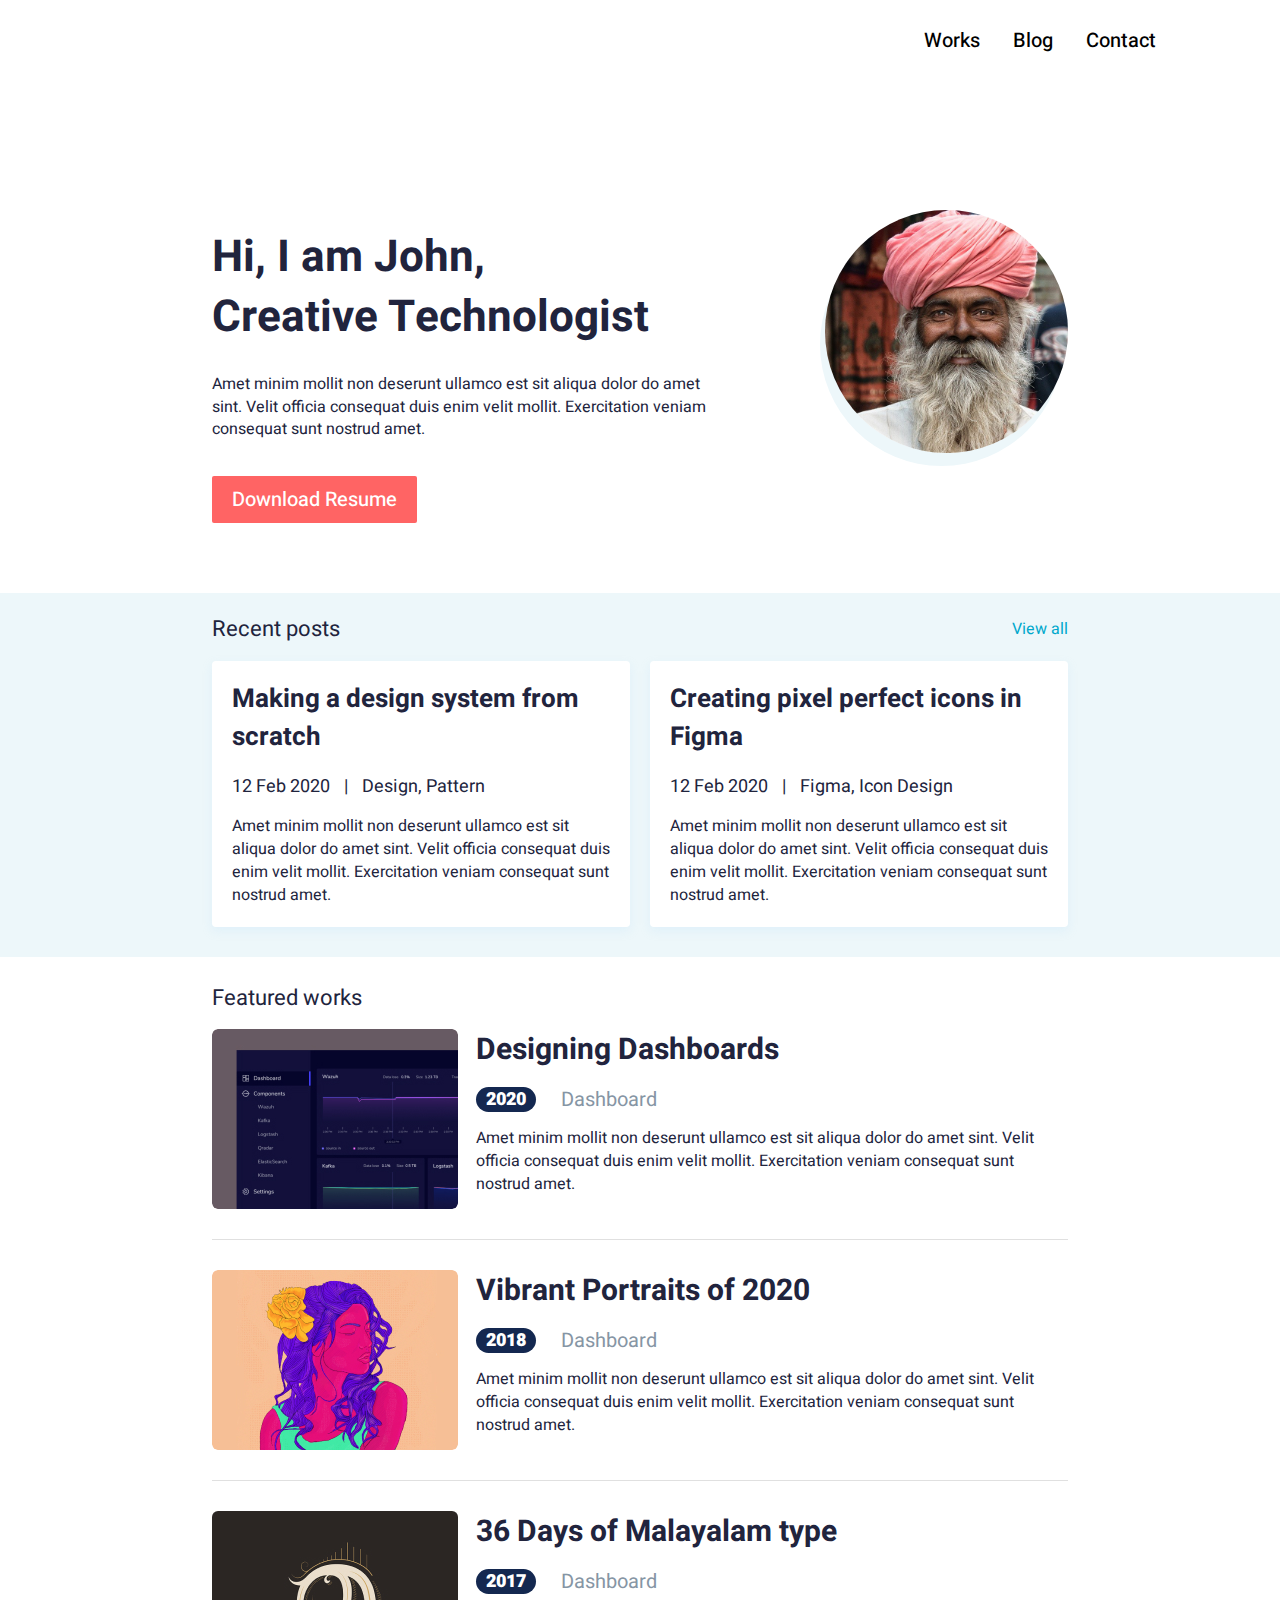
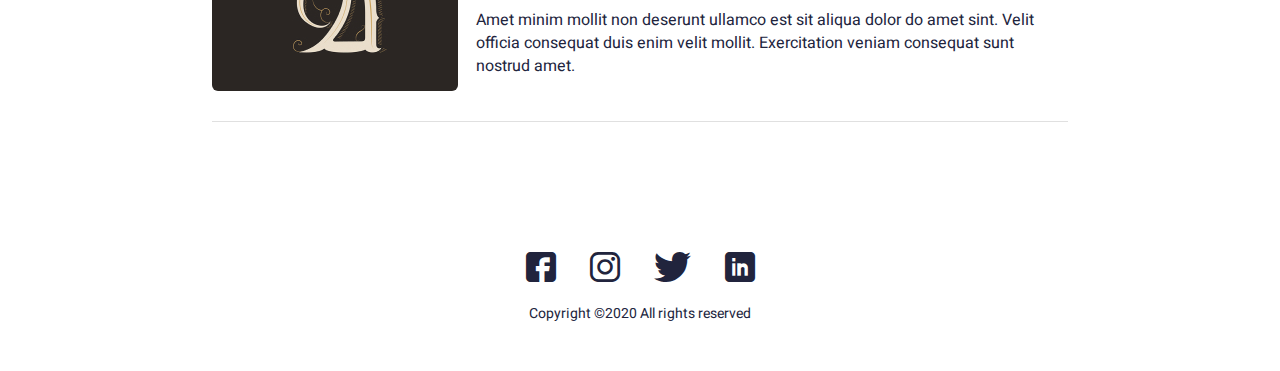
<file: index.html>
<!DOCTYPE html>
<html lang="ru">
    <head>
        <title>HomePage</title>
        <meta charset="UTF-8" />
        <meta name="format-detection" content="telephone=no" />
        <link rel="stylesheet" href="css/style.min.css" />
        <link rel="shortcut icon" href="favicon.ico" />
        <!-- <meta name="robots" content="noindex, nofollow"> -->
        <!-- <meta name="viewport" content="width=device-width, initial-scale=1.0, maximum-scale=1.0, user-scalable=0"> -->
        <meta name="viewport" content="width=device-width, initial-scale=1.0" />
    </head>
    <body>
        <div class="wrapper">
            <header class="header">
                <div class="header__content">
                    <div class="header__menu menu">
                        <div class="menu__icon icon-menu">
                            <span></span>
                            <span></span>
                            <span></span>
                        </div>
                        <nav class="menu__body">
                            <ul class="menu__list">
                                <li><a href="works.html" class="menu__link">Works</a></li>
                                <li><a href="blog.html" class="menu__link">Blog</a></li>
                                <li><a href="" class="menu__link">Contact</a></li>
                            </ul>
                        </nav>
                    </div>
                </div>
            </header>
            <main class="page">
                <section class="hello">
                    <div class="hello__container _container">
                        <div class="hello__content">
                            <h1 class="hello__title title">Hi, I am John,<br />Creative Technologist</h1>
                            <div class="hello__text text">
                                Amet minim mollit non deserunt ullamco est sit aliqua dolor do amet sint. Velit officia
                                consequat duis enim velit mollit. Exercitation veniam consequat sunt nostrud amet.
                            </div>
                            <a href="" class="hello__btn btn">Download Resume</a>
                        </div>
                        <img class="hello__avatar" src="img/avatar.jpg" alt="" />
                    </div>
                </section>
                <section class="recent-posts">
                    <div class="recent-posts__container _container">
                        <div class="recent-posts__header">
                            <div class="recent-posts__title title-posts">Recent posts</div>
                            <a href="" class="recent-posts__view-all">View all</a>
                        </div>
                        <div class="recent-posts__items">
                            <div class="recent-posts__column">
                                <article class="recent-posts__item recent-post">
                                    <a href="" class="recent-post__title">Making a design system from scratch</a>
                                    <div class="recent-post__info">12 Feb 2020 <span>|</span> Design, Pattern</div>
                                    <div class="recent-post__text text">
                                        Amet minim mollit non deserunt ullamco est sit aliqua dolor do amet sint. Velit
                                        officia consequat duis enim velit mollit. Exercitation veniam consequat sunt
                                        nostrud amet.
                                    </div>
                                </article>
                            </div>
                            <div class="recent-posts__column">
                                <article class="recent-posts__item recent-post">
                                    <a href="" class="recent-post__title">Creating pixel perfect icons in Figma</a>
                                    <div class="recent-post__info">12 Feb 2020 <span>|</span> Figma, Icon Design</div>
                                    <div class="recent-post__text text">
                                        Amet minim mollit non deserunt ullamco est sit aliqua dolor do amet sint. Velit
                                        officia consequat duis enim velit mollit. Exercitation veniam consequat sunt
                                        nostrud amet.
                                    </div>
                                </article>
                            </div>
                        </div>
                    </div>
                </section>
                <section class="featured-works">
                    <div class="featured-works__container _container">
                        <div class="featured-works__title title-posts">Featured works</div>
                        <div class="featured-works__items works">
                            <article class="works__item">
                                <a href="article.html" class="works__image _ibg">
                                    <img src="img/works/01.jpg" alt="Work #1" />
                                </a>
                                <div class="works__body">
                                    <a href="article.html" class="works__title">Designing Dashboards</a>
                                    <div class="works__info">
                                        <div class="works__year">2020</div>
                                        <div class="works__category">Dashboard</div>
                                    </div>
                                    <div class="works__text text">
                                        Amet minim mollit non deserunt ullamco est sit aliqua dolor do amet sint. Velit
                                        officia consequat duis enim velit mollit. Exercitation veniam consequat sunt
                                        nostrud amet.
                                    </div>
                                </div>
                            </article>
                            <article class="works__item">
                                <a href="" class="works__image _ibg">
                                    <img src="img/works/02.jpg" alt="Work #1" />
                                </a>
                                <div class="works__body">
                                    <a href="" class="works__title">Vibrant Portraits of 2020</a>
                                    <div class="works__info">
                                        <div class="works__year">2018</div>
                                        <div class="works__category">Dashboard</div>
                                    </div>
                                    <div class="works__text text">
                                        Amet minim mollit non deserunt ullamco est sit aliqua dolor do amet sint. Velit
                                        officia consequat duis enim velit mollit. Exercitation veniam consequat sunt
                                        nostrud amet.
                                    </div>
                                </div>
                            </article>
                            <article class="works__item">
                                <a href="" class="works__image _ibg">
                                    <img src="img/works/03.jpg" alt="Work #1" />
                                </a>
                                <div class="works__body">
                                    <a href="" class="works__title">36 Days of Malayalam type</a>
                                    <div class="works__info">
                                        <div class="works__year">2017</div>
                                        <div class="works__category">Dashboard</div>
                                    </div>
                                    <div class="works__text text">
                                        Amet minim mollit non deserunt ullamco est sit aliqua dolor do amet sint. Velit
                                        officia consequat duis enim velit mollit. Exercitation veniam consequat sunt
                                        nostrud amet.
                                    </div>
                                </div>
                            </article>
                        </div>
                    </div>
                </section>
            </main>
            <footer class="footer">
                <div class="footer__content _container">
                    <div class="footer__social social">
                        <a href="" class="social__item _icon-fb"></a>
                        <a href="" class="social__item _icon-insta"></a>
                        <a href="" class="social__item _icon-twitter"></a>
                        <a href="" class="social__item _icon-linkedin"></a>
                    </div>
                    <div class="footer__copy">Copyright ©2020 All rights reserved</div>
                </div>
            </footer>
        </div>
        <script src="js/vendors.min.js"></script>
        <script src="js/app.min.js"></script>
    </body>
</html>
</file>
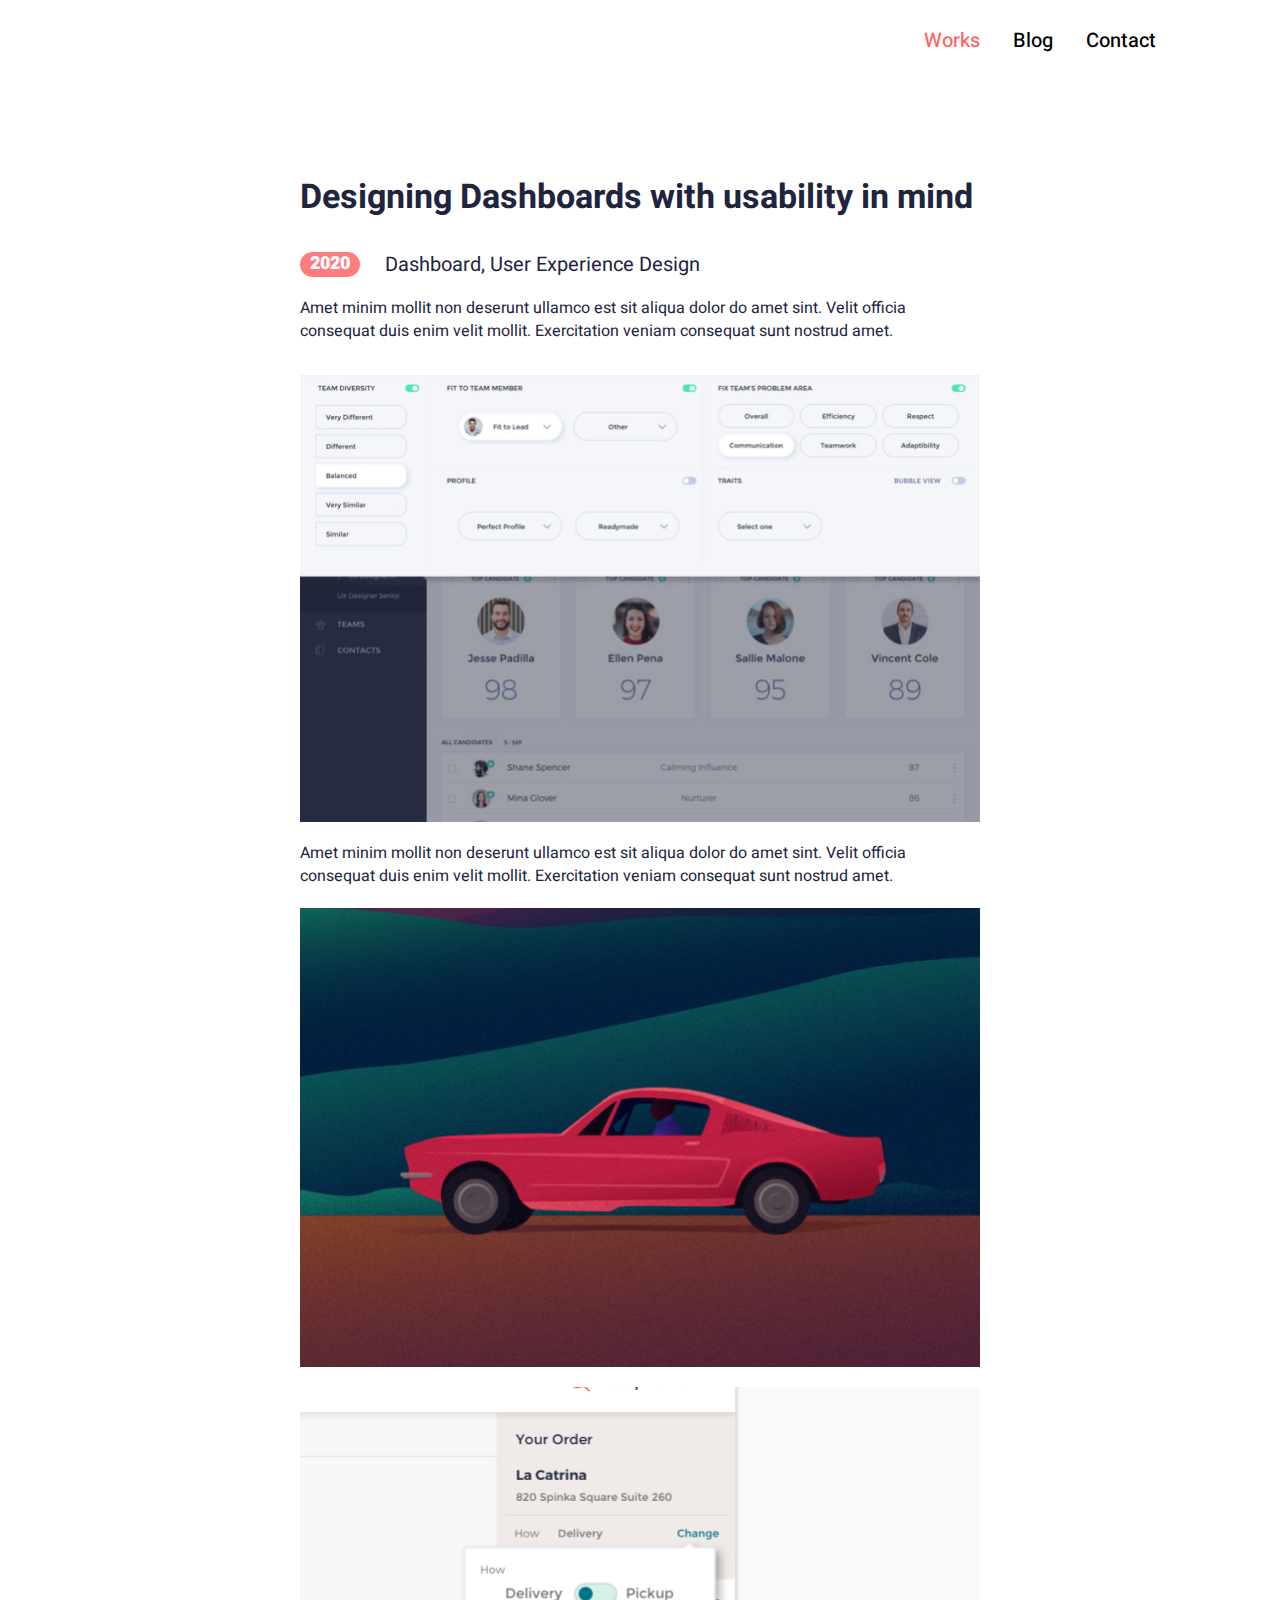
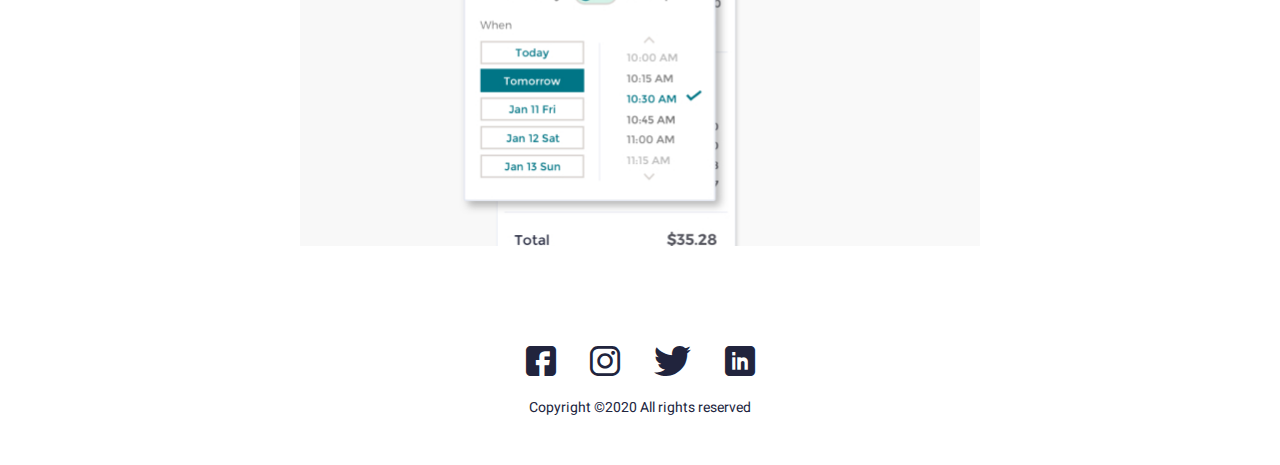
<file: article.html>
<!DOCTYPE html>
<html lang="ru">
    <head>
        <title>Article</title>
        <meta charset="UTF-8" />
        <meta name="format-detection" content="telephone=no" />
        <link rel="stylesheet" href="css/style.min.css" />
        <link rel="shortcut icon" href="favicon.ico" />
        <!-- <meta name="robots" content="noindex, nofollow"> -->
        <!-- <meta name="viewport" content="width=device-width, initial-scale=1.0, maximum-scale=1.0, user-scalable=0"> -->
        <meta name="viewport" content="width=device-width, initial-scale=1.0" />
    </head>
    <body>
        <div class="wrapper">
            <header class="header">
                <div class="header__content">
                    <div class="header__menu menu">
                        <div class="menu__icon icon-menu">
                            <span></span>
                            <span></span>
                            <span></span>
                        </div>
                        <nav class="menu__body">
                            <ul class="menu__list">
                                <li><a href="" class="menu__link _active">Works</a></li>
                                <li><a href="" class="menu__link">Blog</a></li>
                                <li><a href="" class="menu__link">Contact</a></li>
                            </ul>
                        </nav>
                    </div>
                </div>
            </header>
            <main class="page">
                <div class="article">
                    <h1 class="article__title">Designing Dashboards with usability in mind</h1>
                    <div class="article__info">
                        <div class="article__year">2020</div>
                        <div class="article__category">Dashboard, User Experience Design</div>
                    </div>
                    <div class="article__text">
                        <p>
                            Amet minim mollit non deserunt ullamco est sit aliqua dolor do amet sint. Velit officia
                            consequat duis enim velit mollit. Exercitation veniam consequat sunt nostrud amet.
                        </p>
                        <img src="img/article/01.jpg" alt="" />
                        <p>
                            Amet minim mollit non deserunt ullamco est sit aliqua dolor do amet sint. Velit officia
                            consequat duis enim velit mollit. Exercitation veniam consequat sunt nostrud amet.
                        </p>
                        <img src="img/article/02.jpg" alt="" />
                        <img src="img/article/03.jpg" alt="" />
                    </div>
                </div>
            </main>
            <footer class="footer">
                <div class="footer__content _container">
                    <div class="footer__social social">
                        <a href="" class="social__item _icon-fb"></a>
                        <a href="" class="social__item _icon-insta"></a>
                        <a href="" class="social__item _icon-twitter"></a>
                        <a href="" class="social__item _icon-linkedin"></a>
                    </div>
                    <div class="footer__copy">Copyright ©2020 All rights reserved</div>
                </div>
            </footer>
        </div>
        <script src="js/vendors.min.js"></script>
        <script src="js/app.min.js"></script>
    </body>
</html>
</file>
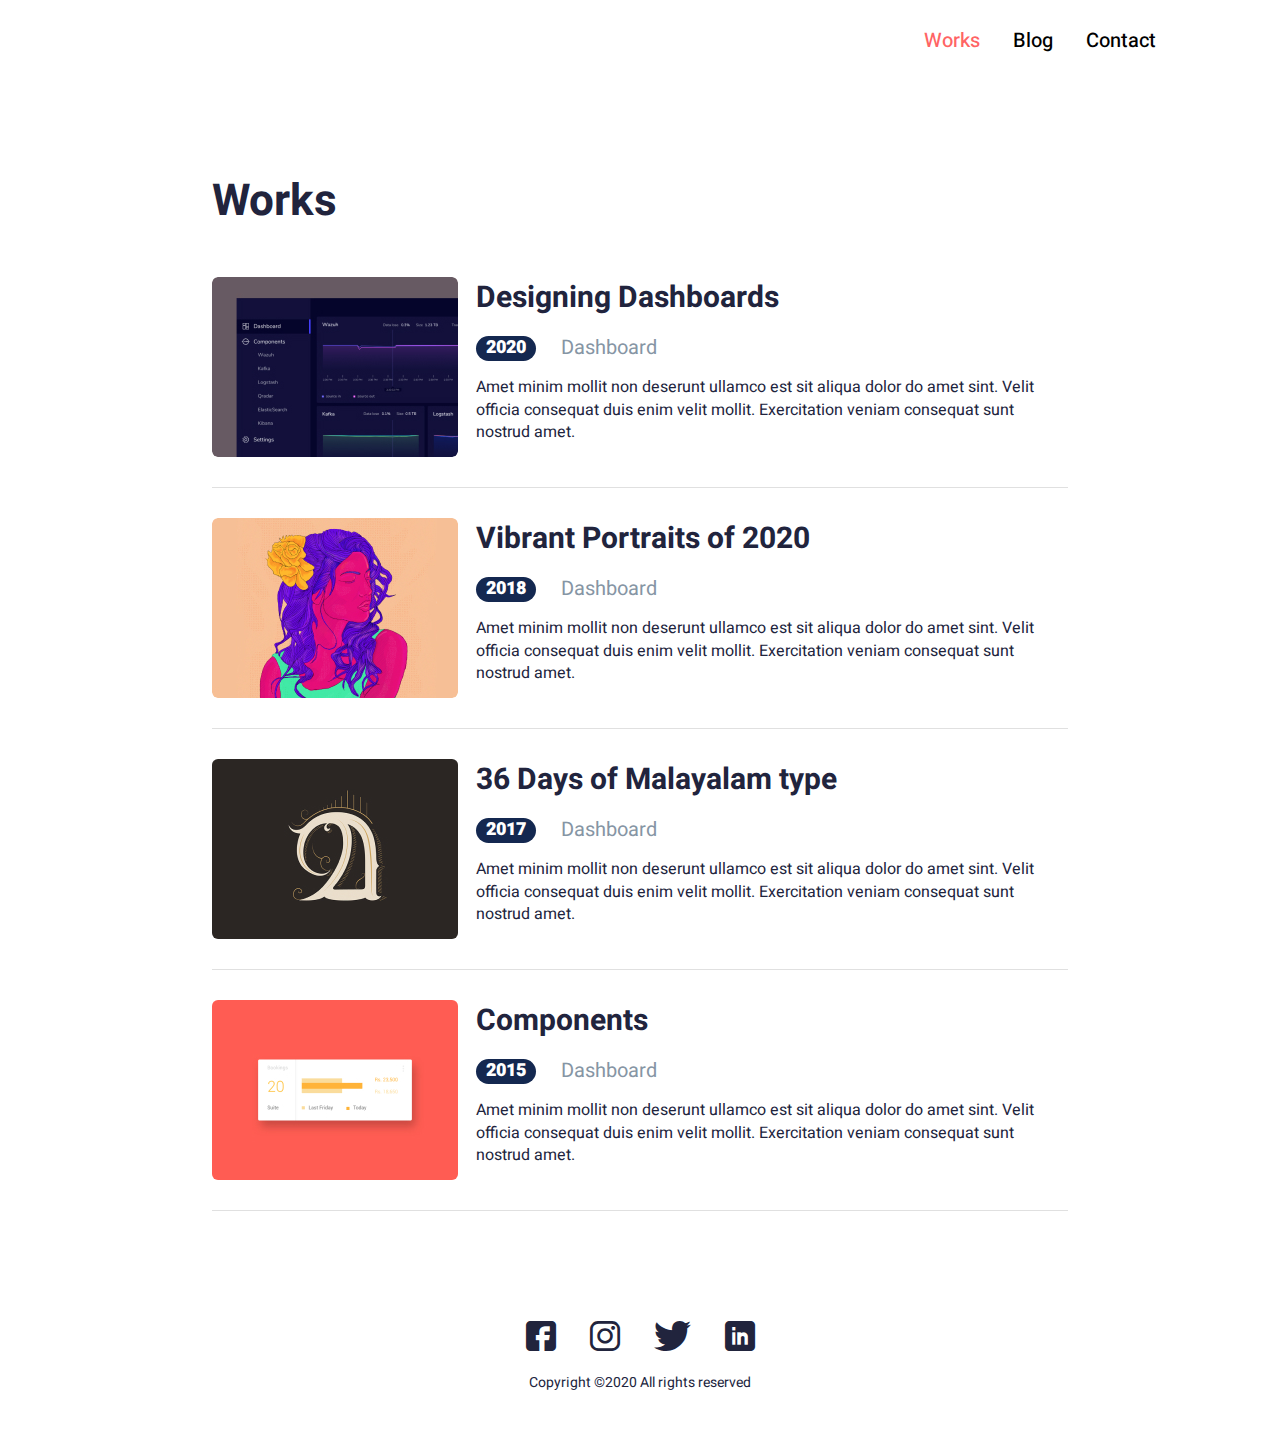
<file: works.html>
<!DOCTYPE html>
<html lang="ru">
    <head>
        <title>Works</title>
        <meta charset="UTF-8" />
        <meta name="format-detection" content="telephone=no" />
        <link rel="stylesheet" href="css/style.min.css" />
        <link rel="shortcut icon" href="favicon.ico" />
        <!-- <meta name="robots" content="noindex, nofollow"> -->
        <!-- <meta name="viewport" content="width=device-width, initial-scale=1.0, maximum-scale=1.0, user-scalable=0"> -->
        <meta name="viewport" content="width=device-width, initial-scale=1.0" />
    </head>
    <body>
        <div class="wrapper">
            <header class="header">
                <div class="header__content">
                    <div class="header__menu menu">
                        <div class="menu__icon icon-menu">
                            <span></span>
                            <span></span>
                            <span></span>
                        </div>
                        <nav class="menu__body">
                            <ul class="menu__list">
                                <li><a href="works.html" class="menu__link _active">Works</a></li>
                                <li><a href="blog.html" class="menu__link">Blog</a></li>
                                <li><a href="" class="menu__link">Contact</a></li>
                            </ul>
                        </nav>
                    </div>
                </div>
            </header>
            <main class="page">
                <div class="works page__container _container">
                    <h1 class="works__main-title title">Works</h1>
                    <div class="works__items">
                        <article class="works__item">
                            <a href="" class="works__image _ibg">
                                <img src="img/works/01.jpg" alt="Work #1" />
                            </a>
                            <div class="works__body">
                                <a href="article.html" class="works__title">Designing Dashboards</a>
                                <div class="works__info">
                                    <div class="works__year">2020</div>
                                    <div class="works__category">Dashboard</div>
                                </div>
                                <div class="works__text text">
                                    Amet minim mollit non deserunt ullamco est sit aliqua dolor do amet sint. Velit
                                    officia consequat duis enim velit mollit. Exercitation veniam consequat sunt nostrud
                                    amet.
                                </div>
                            </div>
                        </article>
                        <article class="works__item">
                            <a href="" class="works__image _ibg">
                                <img src="img/works/02.jpg" alt="Work #1" />
                            </a>
                            <div class="works__body">
                                <a href="" class="works__title">Vibrant Portraits of 2020</a>
                                <div class="works__info">
                                    <div class="works__year">2018</div>
                                    <div class="works__category">Dashboard</div>
                                </div>
                                <div class="works__text text">
                                    Amet minim mollit non deserunt ullamco est sit aliqua dolor do amet sint. Velit
                                    officia consequat duis enim velit mollit. Exercitation veniam consequat sunt nostrud
                                    amet.
                                </div>
                            </div>
                        </article>
                        <article class="works__item">
                            <a href="" class="works__image _ibg">
                                <img src="img/works/03.jpg" alt="Work #1" />
                            </a>
                            <div class="works__body">
                                <a href="" class="works__title">36 Days of Malayalam type</a>
                                <div class="works__info">
                                    <div class="works__year">2017</div>
                                    <div class="works__category">Dashboard</div>
                                </div>
                                <div class="works__text text">
                                    Amet minim mollit non deserunt ullamco est sit aliqua dolor do amet sint. Velit
                                    officia consequat duis enim velit mollit. Exercitation veniam consequat sunt nostrud
                                    amet.
                                </div>
                            </div>
                        </article>
                        <article class="works__item">
                            <a href="" class="works__image _ibg">
                                <img src="img/works/04.jpg" alt="Work #1" />
                            </a>
                            <div class="works__body">
                                <a href="" class="works__title">Components</a>
                                <div class="works__info">
                                    <div class="works__year">2015</div>
                                    <div class="works__category">Dashboard</div>
                                </div>
                                <div class="works__text text">
                                    Amet minim mollit non deserunt ullamco est sit aliqua dolor do amet sint. Velit
                                    officia consequat duis enim velit mollit. Exercitation veniam consequat sunt nostrud
                                    amet.
                                </div>
                            </div>
                        </article>
                    </div>
                </div>
            </main>
            <footer class="footer">
                <div class="footer__content _container">
                    <div class="footer__social social">
                        <a href="" class="social__item _icon-fb"></a>
                        <a href="" class="social__item _icon-insta"></a>
                        <a href="" class="social__item _icon-twitter"></a>
                        <a href="" class="social__item _icon-linkedin"></a>
                    </div>
                    <div class="footer__copy">Copyright ©2020 All rights reserved</div>
                </div>
            </footer>
        </div>
        <script src="js/vendors.min.js"></script>
        <script src="js/app.min.js"></script>
    </body>
</html>
</file>
<file: css/style.min.css>
@charset "UTF-8";
@import url("https://fonts.googleapis.com/css?family=Heebo:regular,500,700,900&display=swap");
@font-face {
  font-family: "icons";
  font-display: swap;
  src: url("../fonts/icons.woff") format("woff"), url("../fonts/icons.woff2") format("woff2");
  font-weight: 400;
  font-style: normal;
}
@font-face {
  font-family: "icons";
  font-display: swap;
  src: url("../fonts/icons.woff") format("woff"), url("../fonts/icons.woff2#icons") format("woff2");
  font-weight: normal;
  font-style: normal;
  font-display: block;
}
[class^=_icon-]:before,
[class*=" _icon-"]:before {
  font-family: "icons";
  font-style: normal;
  font-weight: normal;
  font-variant: normal;
  text-transform: none;
  line-height: 1;
  -webkit-font-smoothing: antialiased;
  -moz-osx-font-smoothing: grayscale;
}

[class^=_icon-]:before,
[class*=" _icon-"]:before {
  display: block;
}

._icon-fb:before {
  content: "";
}

._icon-insta:before {
  content: "";
}

._icon-linkedin:before {
  content: "";
}

._icon-twitter:before {
  content: "";
}

* {
  padding: 0px;
  margin: 0px;
  border: 0px;
}

*,
*:before,
*:after {
  -moz-box-sizing: border-box;
  -webkit-box-sizing: border-box;
  box-sizing: border-box;
}

:focus,
:active {
  outline: none;
}

a:focus,
a:active {
  outline: none;
}

aside,
nav,
footer,
header,
section {
  display: block;
}

html,
body {
  height: 100%;
  min-width: 320px;
}

body {
  line-height: 1;
  font-family: "Heebo";
  -ms-text-size-adjust: 100%;
  -moz-text-size-adjust: 100%;
  -webkit-text-size-adjust: 100%;
}

input,
button,
textarea {
  font-family: "Heebo";
}

input::-ms-clear {
  display: none;
}

button {
  cursor: pointer;
}

button::-moz-focus-inner {
  padding: 0;
  border: 0;
}

a,
a:visited {
  text-decoration: none;
}

a:hover {
  text-decoration: none;
}

ul li {
  list-style: none;
}

img {
  vertical-align: top;
}

h1,
h2,
h3,
h4,
h5,
h6 {
  font-weight: inherit;
  font-size: inherit;
}

body {
  color: #21243d;
  font-size: 14px;
}
body._lock {
  overflow: hidden;
}

.wrapper {
  width: 100%;
  min-height: 100%;
  overflow: hidden;
  display: flex;
  flex-direction: column;
}
._container {
  max-width: 856px;
  margin: 0 auto;
}
@media (max-width: 868px) {
  ._container {
    max-width: 750px;
  }
}
@media (max-width: 991.98px) {
  ._container {
    max-width: none;
    padding: 0 10px;
  }
}

.btn {
  background-color: #ff6464;
  border-radius: 2px;
  font-weight: 500;
  font-size: 20px;
  color: #fff;
  line-height: 145%;
  height: 47px;
  display: inline-flex;
  align-items: center;
  justify-content: center;
  text-align: center;
  padding: 0px 20px;
  transition: background-color 0.3s ease 0s;
}
@media (min-width: 992px) {
  .btn:hover {
    background-color: #bb4949;
  }
}
.btn._fw {
  width: 100%;
}

.select {
  position: relative;
}
.select__item {
  position: relative;
}
.select__title {
  color: #000;
  border: 1px solid #d9d9d9;
  background-color: #fff;
  cursor: pointer;
  border-radius: 4px;
}
@media (max-width: 991.98px) {
  .select__title {
    font-size: 18px;
  }
}
.select__value {
  display: flex;
  font-size: 14px;
  height: 30px;
  padding: 0px 15px;
  align-items: center;
  justify-content: space-between;
  flex-direction: row-reverse;
}
.select__value span {
  height: 1em;
  overflow: hidden;
  display: -webkit-box;
  -webkit-line-clamp: 1;
  -webkit-box-orient: vertical;
}
.select__value:before {
  content: "";
  display: inline-block;
  transition: all 0.3s ease 0s;
  width: 11px;
  height: 7px;
  background: url("../img/icons/select.svg") center/100% no-repeat;
}
.select__input {
  width: 100%;
  background-color: transparent;
  height: 100%;
}
.select__options {
  color: #000;
  display: none;
  position: absolute;
  top: 29px;
  border-radius: 0 0 4px 4px;
  min-width: 100%;
  left: 0;
  background-color: #fff;
  border-top: 0;
  border: 1px solid #d9d9d9;
  border-top: 0;
  font-size: 14px;
  padding: 10px 0px 5px 0px;
}
@media (max-width: 991.98px) {
  .select__options {
    font-size: 18px;
  }
}
.select__option {
  cursor: pointer;
  padding: 5px 15px;
  margin: 0px 0px 0px 0px;
}
@media (min-width: 992px) {
  .select__option:hover {
    background: #d9d9d9;
  }
}
.select._active {
  z-index: 5;
}
.select._active .select__value:before {
  transform: rotate(-180deg);
}
.select._active .select__options {
  display: block;
}

input[type=text],
input[type=email],
input[type=tel],
textarea {
  -webkit-appearance: none;
  -moz-appearance: none;
  appearance: none;
}

.input {
  border-radius: 0 !important;
  width: 100%;
  display: block;
  padding: 0px 20px;
}
textarea.input {
  resize: none;
  padding: 0px 0px;
}

.checkbox {
  position: relative;
}
.checkbox__input {
  position: absolute;
  width: 0;
  height: 0;
  opacity: 0;
  visibility: hidden;
}
.checkbox__input:checked + .checkbox__text:before {
  background: #fff url("../img/icons/check.svg") center no-repeat;
}
.checkbox__text {
  display: inline-flex;
  align-items: center;
  position: relative;
  font-size: 16px;
  color: #ffffff;
  letter-spacing: -0.3px;
  line-height: calc(20 / 16);
  cursor: pointer;
}
.checkbox__text:before {
  content: "";
  align-self: flex-start;
  margin: 0px 14px 0px 0px;
  flex: 0 0 20px;
  left: 0;
  top: 0;
  width: 20px;
  height: 18px;
  background: #fff;
  border: 1px solid #a7a9ac;
}
.checkbox a {
  color: #fff;
  text-decoration: underline;
}
@media (min-width: 992px) {
  .checkbox a:hover {
    text-decoration: none;
  }
}
.checkbox._error .checkbox__text:before {
  border: 1px solid #ee1212;
}

.options {
  display: flex;
  flex-direction: column;
  align-items: flex-start;
}
.options__item {
  position: relative;
  cursor: pointer;
}
.options__input {
  position: absolute;
  width: 0;
  height: 0;
  opacity: 0;
  left: 0;
  top: 0;
  visibility: hidden;
}
.options__input:checked + .options__text:after {
  transform: scale(1);
}
.options__text {
  display: inline-flex;
  align-items: center;
  position: relative;
  font-size: 16px;
  color: #ffffff;
  letter-spacing: -0.3px;
  line-height: calc(20 / 16);
}
.options__text:before {
  content: "";
  align-self: flex-start;
  margin: 0px 14px 0px 0px;
  flex: 0 0 20px;
  left: 0;
  top: 0;
  border-radius: 50%;
  width: 20px;
  height: 18px;
  background: #fff;
  border: 1px solid #a7a9ac;
}
.options__text:after {
  content: "";
  transition: all 0.3s ease 0s;
  transform: scale(0);
  width: 10px;
  height: 10px;
  border-radius: 50%;
  background-color: #77243a;
  position: absolute;
  left: 5px;
  top: 4px;
}

.rating-block {
  display: table;
  font-size: 0;
}

.rating {
  display: inline-block;
  position: relative;
  vertical-align: middle;
}
.rating.edit .star {
  cursor: pointer;
}
.rating .star {
  width: 17px;
  height: 14px;
  display: inline-block;
  position: relative;
  z-index: 3;
}

.rating__line {
  position: absolute;
  width: 85px;
  height: 14px;
  top: 0;
  left: 0;
  background: url("../img/icons/bg_rating.svg") 0 0 no-repeat;
  z-index: 1;
  background-size: 85px 100%;
}

.rating__activeline {
  position: absolute;
  width: 0px;
  height: 14px;
  top: 0;
  left: 0;
  background: url("../img/icons/bg_rating_active.svg") 0 0 no-repeat;
  z-index: 2;
  background-size: 85px 100%;
}

.rating__value {
  display: inline-block;
  color: #1b3139;
  font-size: 14px;
  line-height: 13px;
  vertical-align: middle;
}

.quantity {
  width: 88px;
  height: 40px;
  display: flex;
  border: 1px solid rgba(166, 166, 166, 0.45);
}
.quantity__button {
  flex: 0 0 30px;
  position: relative;
  cursor: pointer;
}
.quantity__button::before, .quantity__button::after {
  content: "";
  position: absolute;
  top: 50%;
  left: 50%;
  transition: all 0.3s ease 0s;
  margin: 0px 0px 0px -4.5px;
  background-color: #a6a6a6;
  width: 9px;
  height: 1px;
}
@media (min-width: 991.98px) {
  .quantity__button:hover::before, .quantity__button:hover::after {
    background-color: rgba(0, 0, 0, 0.5);
  }
}
.quantity__button_plus::before {
  transform: rotate(-90deg);
}
.quantity__input {
  flex: 1 1 auto;
}
.quantity__input input {
  height: 100%;
  color: #a6a6a6;
  font-size: 12px;
  width: 100%;
  text-align: center;
}

.title {
  font-size: 44px;
  font-weight: 700;
  color: #21243d;
  line-height: 136.3636363636%;
}
@media (max-width: 767.98px) {
  .title {
    font-size: 32px;
  }
}

.text, .article__text p {
  font-size: 16px;
  line-height: 143.75%;
  color: #21243d;
}

.title-posts {
  font-size: 22px;
}
@media (max-width: 767.98px) {
  .title-posts {
    text-align: center;
    font-size: 18px;
  }
}

.row:after {
  display: block;
  content: "";
  clear: both;
}

.rub:after {
  content: "₽";
}

ol.counter {
  list-style-type: none;
  counter-reset: item;
}
ol.counter li {
  position: relative;
  padding: 0px 0px 0px 45px;
}
ol.counter li:before {
  counter-increment: item;
  content: counter(item);
  position: absolute;
  left: 0;
  top: 0;
  color: #818181;
  font-size: 14px;
  font-weight: 700;
  text-align: center;
  line-height: 26px;
  border-radius: 50%;
  width: 28px;
  height: 28px;
  border: 1px solid #4274bb;
}

.ellipsis {
  display: block;
  overflow: hidden;
  width: 100%;
  white-space: nowrap;
  text-overflow: ellipsis;
}

.es {
  overflow: hidden;
  white-space: nowrap;
  text-overflow: ellipsis;
}

.table {
  display: table;
  font-size: 0;
  width: 100%;
}

.trow {
  display: table-row;
}

.cell {
  display: table-cell;
}
.cell.full {
  width: 100%;
}

._ibg {
  position: relative;
}
._ibg img {
  position: absolute;
  width: 100%;
  height: 100%;
  top: 0;
  left: 0;
  object-fit: cover;
}

body.ie ._ibg {
  background-position: center;
  background-size: cover;
  background-repeat: no-repeat;
}
body.ie ._ibg img {
  width: 0;
  height: 0;
  opacity: 0;
  visibility: hidden;
}

.video {
  position: relative;
  overflow: hidden;
  height: 0;
  padding-bottom: 56.25%;
}
.video video,
.video iframe,
.video object,
.video embed {
  position: absolute;
  top: 0;
  left: 0;
  width: 100%;
  height: 100%;
}

.videobg video,
.videobg iframe,
.videobg object,
.videobg embed {
  position: fixed;
  top: 50%;
  left: 50%;
  min-width: 100%;
  min-height: 100%;
  width: auto;
  height: auto;
  z-index: -100;
  transform: translateX(-50%) translateY(-50%);
  background-size: cover;
}

._more-content {
  transition: all 0.3s ease 0s;
  overflow: hidden;
}

._more-link {
  cursor: pointer;
}
._more-link span {
  font-style: normal;
}
._more-link span:first-child {
  display: block;
}
._more-link span:last-child {
  display: none;
}
._more-link._active span {
  font-style: normal;
}
._more-link._active span:first-child {
  display: none;
}
._more-link._active span:last-child {
  display: block;
}

#map {
  background: url("../img/icons/loading.gif") center/50px no-repeat;
}

._swiper {
  overflow: hidden;
}
._swiper .swiper-wrapper {
  width: 100%;
  height: 100%;
  box-sizing: content-box;
  display: flex;
  position: relative;
}
._swiper.swiper-container-vertical .swiper-wrapper {
  flex-direction: column;
}
._swiper.swiper-container-autoheight .swiper-wrapper {
  align-items: flex-start;
}

.swiper-container-initialized .swiper-slide {
  flex-shrink: 0;
}

.swiper-container-android .swiper-slide,
.swiper-container-android .swiper-wrapper {
  transform: translate3d(0px, 0, 0);
}

.swiper-button-lock {
  display: none !important;
}

._tabs-block {
  display: none;
}
._tabs-block._active {
  display: block;
}

.mirror {
  transform: scale(-1, 1);
}

.nicescroll-rails {
  z-index: 1000 !important;
}

._custom-scroll {
  position: fixed;
  right: 0;
  top: 0;
  width: 3px;
  height: 100%;
  z-index: 1000;
}
._custom-scroll__line {
  background-color: rgba(0, 0, 0, 0.5);
  border-radius: 3px 0 0 3px;
  position: relative;
  left: 0;
  top: 0;
  width: 100%;
}

.popup {
  -webkit-overflow-scrolling: touch;
  position: fixed;
  top: 0px;
  left: 0px;
  z-index: 100;
  padding: 30px 10px;
  width: 100%;
  height: 100%;
  visibility: hidden;
  transition: visibility 0.8s ease 0s;
}
.popup::before {
  content: "";
  background-color: rgba(0, 0, 0, 0.9);
  position: fixed;
  width: 100%;
  height: 100%;
  top: 0;
  left: 0;
  opacity: 0;
  transition: opacity 0.8s ease 0s;
}
.popup.show {
  visibility: visible;
  overflow: auto;
}
.popup.show::before {
  opacity: 1;
}
.popup.show .popup__body {
  transform: scale(1);
}
.popup._active {
  visibility: visible;
  overflow: auto;
}
.popup._active::before {
  opacity: 1;
}
.popup._active .popup__body {
  transition: all 0.3s ease 0.2s;
  transform: scale(1);
}
.popup__content {
  display: flex;
  flex-direction: column;
  align-items: center;
  min-height: 100%;
  flex: 1 1 auto;
  width: 100%;
  display: flex;
  justify-content: center;
  align-items: center;
}
.popup__body {
  transform: scale(0);
  transition: all 0.3s ease 0s;
  background-color: #fff;
  padding: 50px;
  width: 100%;
  max-width: 800px;
}
.popup__close {
  width: 15px;
  height: 15px;
  position: absolute;
  top: 0px;
  right: 0px;
  cursor: pointer;
  z-index: 30;
  background: url("../img/icons/close.svg") 0 0 no-repeat;
}

.header {
  position: relative;
  z-index: 100;
}
.header__content {
  max-width: 1052px;
  padding: 0px 10px;
  margin: 0px auto;
}
.header__menu {
  padding: 10px 0;
  height: 82px;
  align-items: center;
  display: flex;
  justify-content: flex-end;
}
@media (max-width: 767.98px) {
  .header__menu {
    height: 50px;
  }
}

@media (max-width: 767.98px) {
  .menu__body {
    transform: translate(0px, -100%);
    transition: transform 0.8s ease 0s;
    position: fixed;
    width: 100%;
    height: 100%;
    top: 0;
    left: 0;
    overflow: auto;
    padding: 70px 10px 30px 10px;
    background-color: rgba(255, 255, 255, 0.95);
  }
  .menu__body._active {
    transform: translate(0px, 0%);
  }
}
.menu__list li {
  margin: 0px 0px 30px 0px;
}
.menu__list li:last-child {
  margin: 0px 0px 0px 0px;
}
@media (min-width: 767.98px) {
  .menu__list {
    display: flex;
  }
  .menu__list li {
    margin: 0px 33px 0px 0px;
  }
}
.menu__link {
  font-size: 20px;
  font-weight: 500;
  color: #000;
  transition: color 0.3s ease 0s;
}
.menu__link._active {
  color: #ff6464;
}
@media (min-width: 991.98px) {
  .menu__link:hover {
    color: #ff6464;
  }
}
@media (max-width: 767.98px) {
  .menu__link {
    font-size: 40px;
    display: block;
    text-align: center;
  }
}

.icon-menu {
  display: none;
}
@media (max-width: 767.98px) {
  .icon-menu {
    display: block;
    position: relative;
    width: 30px;
    height: 18px;
    cursor: pointer;
    z-index: 5;
  }
  .icon-menu span {
    transition: all 0.3s ease 0s;
    top: calc(50% - 1px);
    left: 0px;
    position: absolute;
    width: 100%;
    height: 2px;
    background-color: #000;
  }
  .icon-menu span:first-child {
    top: 0px;
  }
  .icon-menu span:last-child {
    top: auto;
    bottom: 0px;
  }
  .icon-menu._active span {
    transform: scale(0);
  }
  .icon-menu._active span:first-child {
    transform: rotate(-45deg);
    top: calc(50% - 1px);
  }
  .icon-menu._active span:last-child {
    transform: rotate(45deg);
    bottom: calc(50% - 1px);
  }
}

.footer {
  text-align: center;
  padding: 50px 0;
}
@media (max-width: 767.98px) {
  .footer {
    padding: 30px 0;
  }
}
.footer__social {
  margin: 0px 0px 25px 0px;
}
.hello {
  padding: 38px 0px 70px 0px;
}
@media (max-width: 868px) {
  .hello {
    padding: 0px 0px 70px 0px;
  }
}
@media (max-width: 767.98px) {
  .hello {
    padding: 0px 0px 60px 0px;
  }
}
.hello__container {
  display: flex;
}
@media (max-width: 767.98px) {
  .hello__container {
    text-align: center;
    flex-direction: column-reverse;
  }
}
.hello__content {
  align-items: flex-start;
  padding: 18px 110px 0px 0px;
  flex: 1 1 auto;
}
.hello__content *:last-child {
  margin-bottom: 0;
}
@media (max-width: 868px) {
  .hello__content {
    padding: 18px 50px 0px 0px;
  }
}
@media (max-width: 767.98px) {
  .hello__content {
    padding: 0px 0px 0px 0px;
  }
}
.hello__title {
  margin: 0px 0px 25px 0px;
}
@media (max-width: 767.98px) {
  .hello__title {
    margin: 0px 0px 20px 0px;
  }
}
.hello__text {
  margin: 0px 0px 35px 0px;
}
@media (max-width: 767.98px) {
  .hello__text {
    padding: 0px 15px;
    margin: 0px 0px 25px 0px;
  }
}
.hello__btn {
  margin: 0px 0px 25px 0px;
}
@media (max-width: 767.98px) {
  .hello__btn {
    margin: 0px 0px 20px 0px;
  }
}
.hello__avatar {
  flex: 0 0 243px;
  height: 243px;
  position: relative;
  border-radius: 50%;
  box-shadow: -5px 13px 0px 0px #edf7fa;
}
.hello__avatar img {
  max-width: 100%;
}
@media (max-width: 767.98px) {
  .hello__avatar {
    width: 170px;
    flex: 0 0 170px;
    margin: 0px 0px 40px 0px;
  }
}

.recent-posts {
  background: #edf7fa;
  padding: 25px 0px 13px 0px;
}
@media (max-width: 767.98px) {
  .recent-posts {
    padding: 25px 0px 23px 0px;
  }
}
.recent-posts__header {
  display: flex;
  margin: 0px 0px 20px 0px;
}
.recent-posts__title {
  padding: 0px 20px 0px 0px;
  flex: 1 1 auto;
}
.recent-posts__view-all {
  flex: 0 0 auto;
  font-size: 16px;
  line-height: 23px;
  color: #00a8cc;
}
@media (max-width: 767.98px) {
  .recent-posts__view-all {
    display: none;
  }
}
.recent-posts__items {
  margin: 0px -10px;
}
@media (min-width: 767.98px) {
  .recent-posts__items {
    display: flex;
  }
}
.recent-posts__column {
  flex: 0 1 50%;
  padding: 0px 10px;
  margin: 0px 0px 17px 0px;
}
.recent-post {
  height: 100%;
  background-color: #fff;
  box-shadow: 0px 4px 10px rgba(187, 225, 250, 0.25);
  border-radius: 4px;
  padding: 20px;
}
@media (max-width: 767.98px) {
  .recent-post {
    padding: 15px;
  }
}
.recent-post *:last-child {
  margin-bottom: 0;
}
.recent-post__title {
  display: inline-block;
  color: inherit;
  font-size: 26px;
  font-weight: 700;
  line-height: 146.1538461538%;
  transition: color 0.3s ease 0s;
  margin: 0px 0px 17px 0px;
}
@media (min-width: 991.98px) {
  .recent-post__title:hover {
    color: #ff6464;
  }
}
@media (max-width: 767.98px) {
  .recent-post__title {
    font-size: 22px;
    margin: 0px 0px 10px 0px;
  }
}
.recent-post__info {
  margin: 0px 0px 15px 0px;
  font-size: 18px;
  line-height: 144.4444444444%;
}
.recent-post__info span {
  margin: 0px 10px;
}
@media (max-width: 767.98px) {
  .recent-post__info {
    font-size: 16px;
    margin: 0px 0px 10px 0px;
  }
}
.recent-post__text {
  margin: 0px 0px 15px 0px;
}

.featured-works {
  padding: 30px 0px 80px 0px;
}
@media (max-width: 767.98px) {
  .featured-works {
    padding: 30px 0px 30px 0px;
  }
}
.featured-works__title {
  margin: 0px 0px 20px 0px;
}
@media (max-width: 767.98px) {
  .featured-works__items {
    display: flex;
    overflow: auto;
  }
  .featured-works__items .works__item {
    flex: 0 0 90%;
    margin: 0px 15px 0px 0px;
  }
}

.works__items {
  padding: 0px 0px 60px 0px;
}
@media (max-width: 767.98px) {
  .works__items {
    padding: 0px 0px 30px 0px;
  }
}

.works__main-title {
  margin: 0px 0px 45px 0px;
}
@media (max-width: 767.98px) {
  .works__main-title {
    margin: 0px 0px 20px 0px;
  }
}

.works__item {
  padding: 0px 0px 30px 0px;
  margin: 0px 0px 30px 0px;
  border-bottom: 1px solid #e0e0e0;
}
.works__item:last-child {
  margin-bottom: 0;
}
@media (min-width: 767.98px) {
  .works__item {
    display: flex;
    align-items: flex-start;
  }
}

.works__image {
  flex: 0 0 246px;
  display: block;
  border-radius: 6px;
  min-height: 180px;
  overflow: hidden;
}
@media (max-width: 767.98px) {
  .works__image {
    margin: 0px 0px 17px 0px;
    padding: 0px 0px 60% 0px;
  }
}

.works__body {
  flex: 1 1 auto;
}
@media (min-width: 767.98px) {
  .works__body {
    padding: 0px 0px 0px 18px;
  }
}

.works__title {
  color: inherit;
  display: inline-block;
  font-size: 30px;
  font-weight: 700;
  line-height: 146.6666666667%;
  margin: 0px 0px 15px 0px;
  transition: color 0.3s ease 0s;
}
@media (max-width: 767.98px) {
  .works__title {
    font-size: 24px;
  }
}
@media (min-width: 991.98px) {
  .works__title:hover {
    color: #ff6464;
  }
}

.works__info {
  display: flex;
  align-items: center;
  margin: 0px 0px 15px 0px;
}

.works__year {
  background: #142850;
  border-radius: 16px;
  height: 25px;
  padding: 0px 10px;
  display: inline-flex;
  justify-content: center;
  align-items: center;
  color: #fff;
  font-weight: 900;
  font-size: 18px;
}

.works__category {
  color: #8695a4;
  font-size: 20px;
  margin: 0px 0px 0px 25px;
}

.blog {
  padding-bottom: 50px;
}
@media (max-width: 767.98px) {
  .blog {
    padding-bottom: 30px;
  }
}
.blog__title {
  margin: 0px 0px 50px 0px;
}
@media (max-width: 767.98px) {
  .blog__title {
    margin: 0px 0px 20px 0px;
  }
}
.blog__article-name {
  font-size: 30px;
  font-weight: 500;
  display: inline-block;
  line-height: 146.6666666667%;
  transition: color 0.3s ease 0s;
  margin: 0px 0px 10px 0px;
  color: inherit;
}
@media (min-width: 991.98px) {
  .blog__article-name:hover {
    color: #ff6464;
  }
}
@media (max-width: 767.98px) {
  .blog__article-name {
    font-size: 26px;
  }
}
.blog__item {
  border-bottom: 1px solid #e0e0e0;
  padding: 0px 0px 30px 0px;
  margin: 0px 0px 30px 0px;
}
.blog__item:last-child {
  margin: 0px 0px 0px 0px;
}
@media (max-width: 767.98px) {
  .blog__item {
    margin: 0px 0px 25px 0px;
    padding: 0px 0px 25px 0px;
  }
}
.blog__info {
  display: flex;
  font-size: 20px;
  margin: 0px 0px 10px 0px;
}
@media (max-width: 767.98px) {
  .blog__info {
    font-size: 16px;
  }
}
.blog__separator {
  margin: 0px 15px;
}
.blog__category {
  color: #8695a4;
}
.article {
  max-width: 700px;
  padding: 0px 10px 30px;
  margin: 0px auto;
}
.article__title {
  font-size: 34px;
  font-weight: 700;
  line-height: 147.0588235294%;
  margin: 0px 0px 30px 0px;
}
@media (max-width: 767.98px) {
  .article__title {
    font-size: 30px;
  }
}
.article__info {
  display: flex;
  margin: 0px 0px 20px 0px;
}
.article__year {
  background: #ff7c7c;
  border-radius: 16px;
  height: 25px;
  padding: 0px 10px;
  font-size: 18px;
  font-weight: 900;
  display: flex;
  justify-content: center;
  align-items: center;
  color: #fff;
}
.article__category {
  align-self: center;
  font-size: 20px;
  line-height: 125%;
  margin: 0px 0px 0px 25px;
}
@media (max-width: 767.98px) {
  .article__category {
    font-size: 18px;
  }
}
.article__text p {
  margin: 0px 0px 20px 0px;
}
.article__text img {
  max-width: 100%;
  margin: 0px 0px 20px 0px;
}

.page {
  padding: 90px 0px 0px 0px;
  flex: 1 1 auto;
}
@media (max-width: 767.98px) {
  .page {
    padding: 30px 0px 0px 0px;
  }
}

.social {
  display: flex;
  justify-content: center;
  align-items: center;
}
.social__item {
  transition: color 0.3s ease 0s;
  margin: 0px 17px;
  font-size: 30px;
  color: inherit;
}
@media (min-width: 991.98px) {
  .social__item:hover {
    color: #ff6464;
  }
}
</file>
